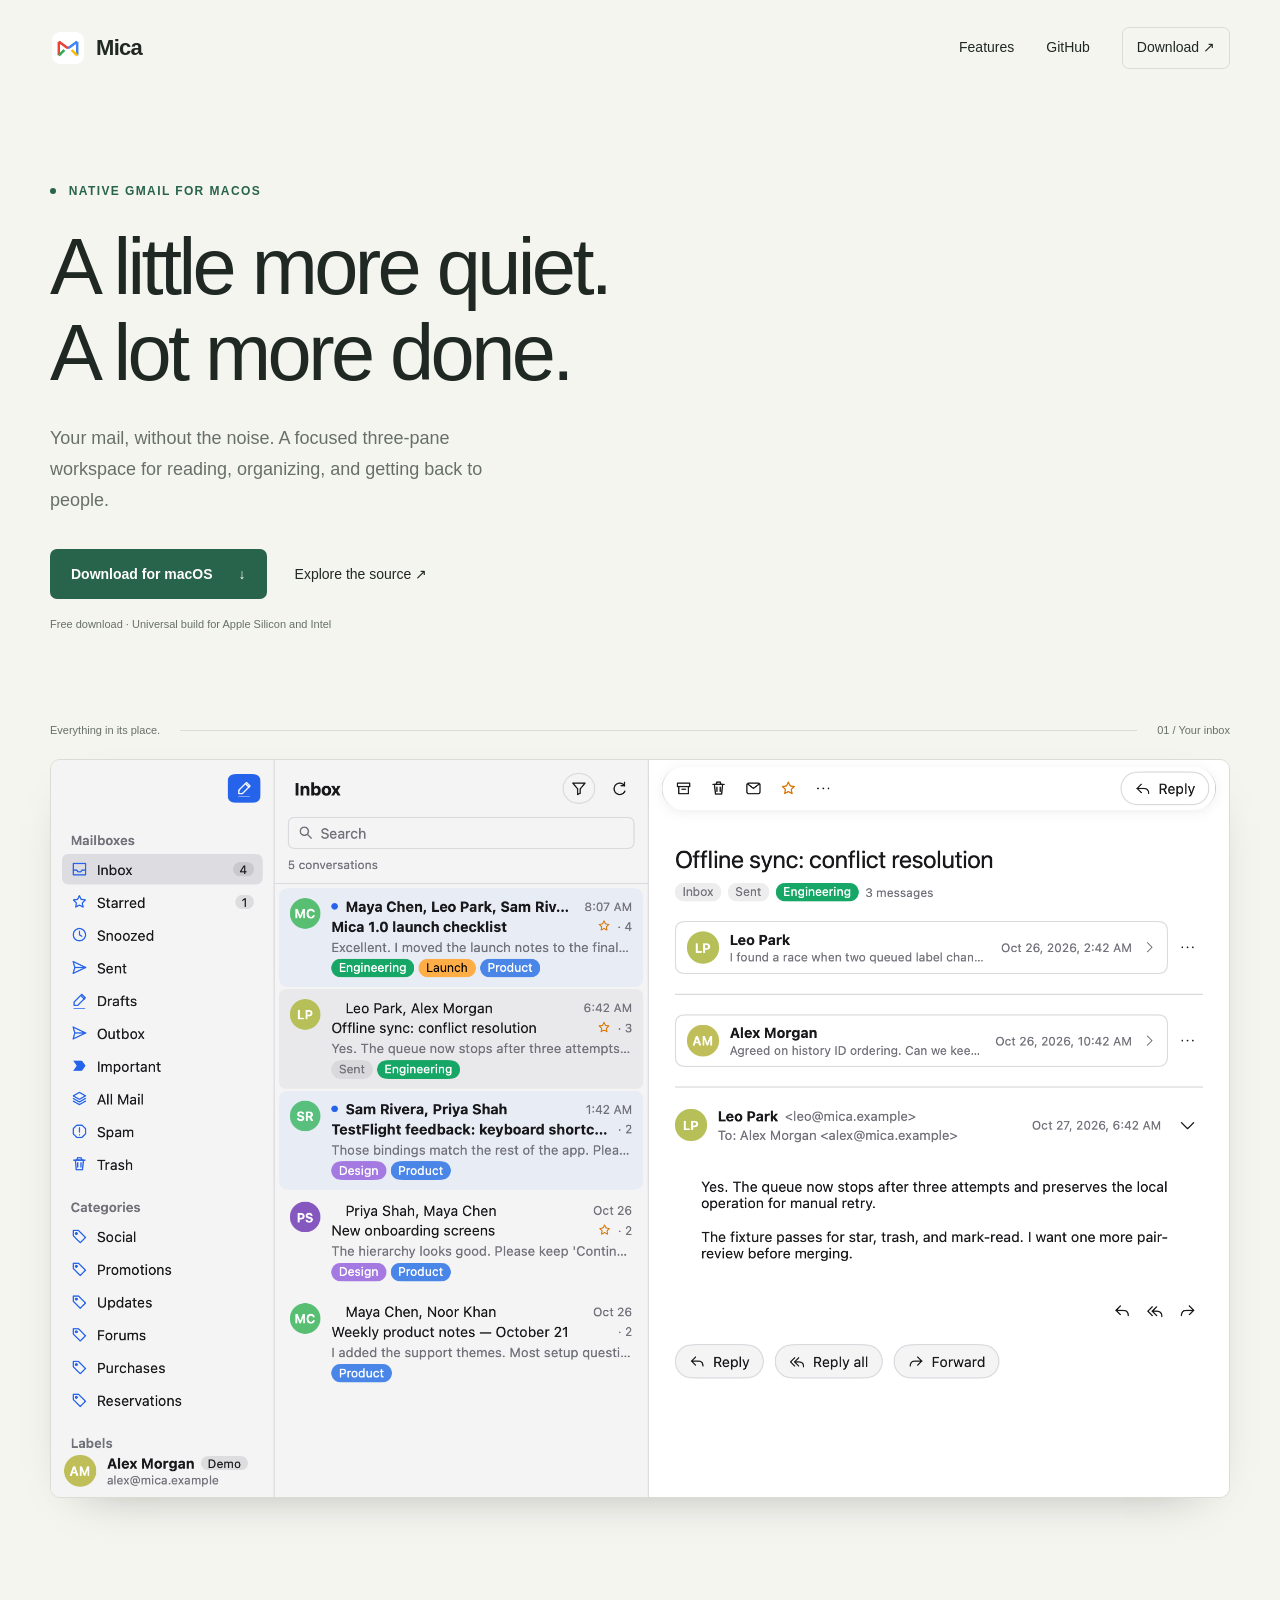
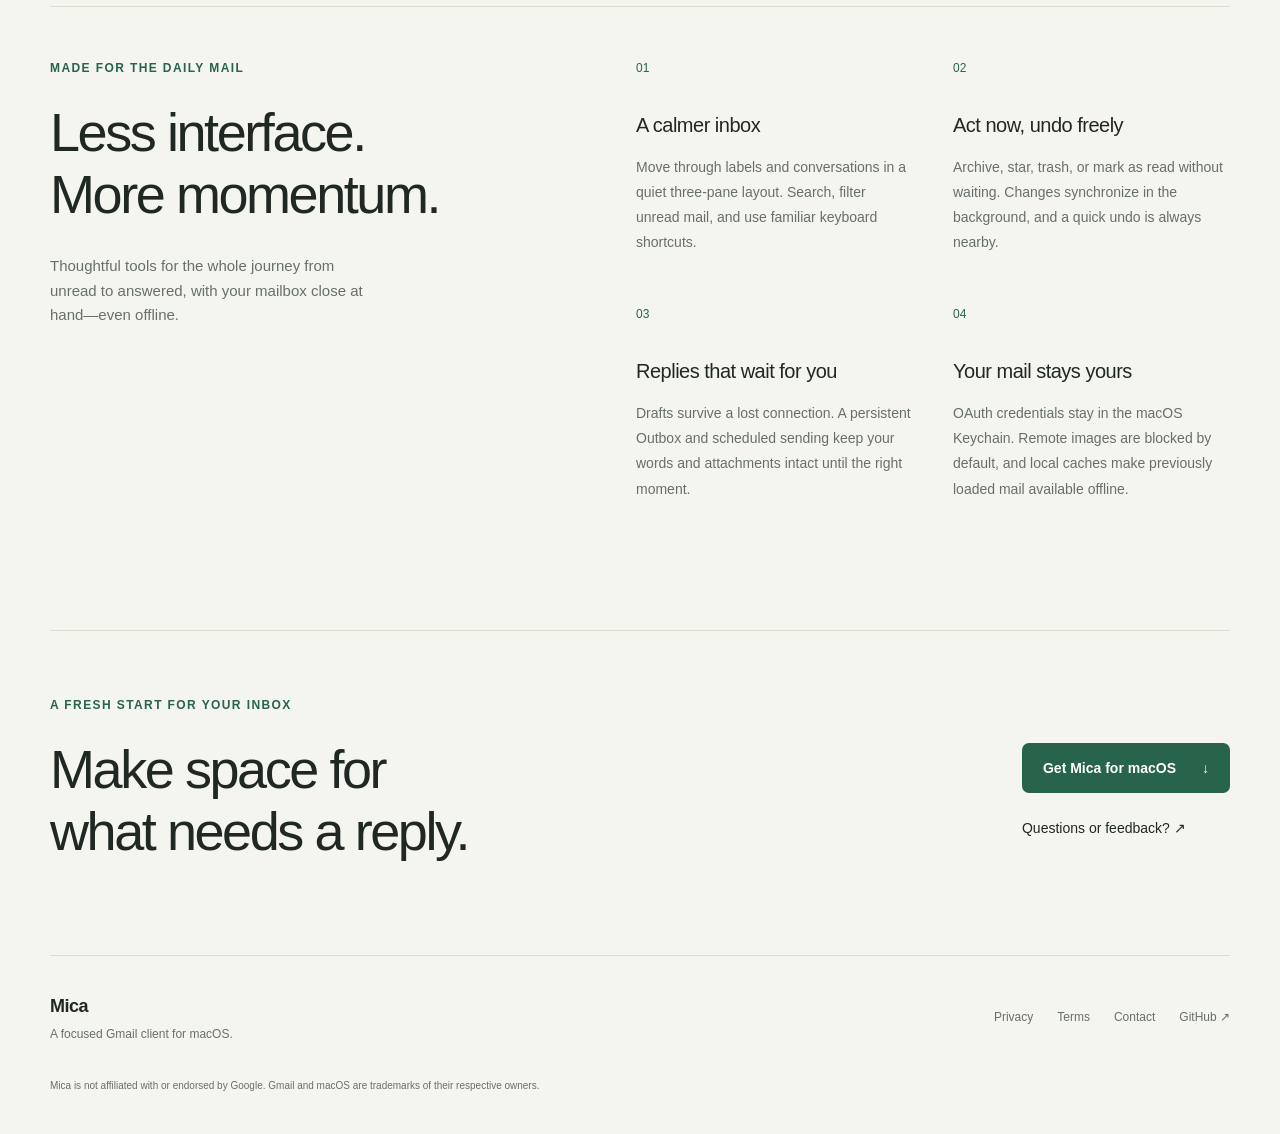
<file: docs/index.html>
<!doctype html>
<html lang="en">
<head>
  <meta charset="utf-8">
  <meta name="viewport" content="width=device-width, initial-scale=1">
  <meta name="description" content="Mica is a focused, native Gmail client for macOS. Read, organize, and reply to mail in a quiet three-pane workspace.">
  <meta name="theme-color" content="#f5f5f0">
  <title>Mica — A little more quiet</title>
  <link rel="icon" href="icon.png">
  <link rel="stylesheet" href="site.css">
</head>
<body>
  <header class="site-header shell">
    <a class="brand" href="./" aria-label="Mica home">
      <img src="icon.png" alt="" width="36" height="36">
      <span>Mica</span>
    </a>
    <nav class="header-links" aria-label="Main navigation">
      <a href="#features">Features</a>
      <a href="https://github.com/everpcpc/mica">GitHub</a>
      <a class="download-small" href="https://github.com/everpcpc/mica/releases/latest">Download <span aria-hidden="true">↗</span></a>
    </nav>
  </header>

  <main>
    <section class="hero shell">
      <div class="eyebrow"><span class="status-dot"></span> Native Gmail for macOS</div>
      <h1>A little more quiet.<br>A lot more done.</h1>
      <p class="hero-copy">Your mail, without the noise. A focused three-pane workspace for reading, organizing, and getting back to people.</p>
      <div class="hero-actions">
        <a class="button button-primary" href="https://github.com/everpcpc/mica/releases/latest">Download for macOS <span aria-hidden="true">↓</span></a>
        <a class="text-link" href="https://github.com/everpcpc/mica">Explore the source <span aria-hidden="true">↗</span></a>
      </div>
      <p class="download-note">Free download · Universal build for Apple Silicon and Intel</p>
    </section>

    <section class="mail-preview shell" aria-label="Mica mailbox preview">
      <div class="preview-caption"><span>Everything in its place.</span><span class="caption-rule"></span><span>01 / Your inbox</span></div>
      <picture>
        <source media="(prefers-color-scheme: dark)" srcset="screenshots/readme-dark.png">
        <img class="mailbox-screenshot" src="screenshots/readme-light.png" alt="Mica's three-pane mailbox with labels, a conversation list, and a readable message" width="1600" height="1000">
      </picture>
    </section>

    <section class="features shell" id="features">
      <div class="section-heading">
        <p class="eyebrow">Made for the daily mail</p>
        <h2>Less interface.<br>More momentum.</h2>
        <p>Thoughtful tools for the whole journey from unread to answered, with your mailbox close at hand—even offline.</p>
      </div>
      <div class="feature-grid">
        <article class="feature">
          <span class="feature-number">01</span>
          <h3>A calmer inbox</h3>
          <p>Move through labels and conversations in a quiet three-pane layout. Search, filter unread mail, and use familiar keyboard shortcuts.</p>
        </article>
        <article class="feature">
          <span class="feature-number">02</span>
          <h3>Act now, undo freely</h3>
          <p>Archive, star, trash, or mark as read without waiting. Changes synchronize in the background, and a quick undo is always nearby.</p>
        </article>
        <article class="feature">
          <span class="feature-number">03</span>
          <h3>Replies that wait for you</h3>
          <p>Drafts survive a lost connection. A persistent Outbox and scheduled sending keep your words and attachments intact until the right moment.</p>
        </article>
        <article class="feature">
          <span class="feature-number">04</span>
          <h3>Your mail stays yours</h3>
          <p>OAuth credentials stay in the macOS Keychain. Remote images are blocked by default, and local caches make previously loaded mail available offline.</p>
        </article>
      </div>
    </section>

    <section class="closing shell">
      <div>
        <p class="eyebrow">A fresh start for your inbox</p>
        <h2>Make space for<br>what needs a reply.</h2>
      </div>
      <div class="closing-action">
        <a class="button button-primary" href="https://github.com/everpcpc/mica/releases/latest">Get Mica for macOS <span aria-hidden="true">↓</span></a>
        <a class="text-link" href="https://github.com/everpcpc/mica/issues">Questions or feedback? <span aria-hidden="true">↗</span></a>
      </div>
    </section>
  </main>

  <footer class="site-footer shell">
    <div class="footer-brand"><span class="brand-name">Mica</span><span>A focused Gmail client for macOS.</span></div>
    <nav class="footer-links" aria-label="Legal and source links">
      <a href="privacy.html">Privacy</a>
      <a href="terms.html">Terms</a>
      <a href="https://github.com/everpcpc/mica/issues">Contact</a>
      <a href="https://github.com/everpcpc/mica">GitHub <span aria-hidden="true">↗</span></a>
    </nav>
    <p class="legal-note">Mica is not affiliated with or endorsed by Google. Gmail and macOS are trademarks of their respective owners.</p>
  </footer>
</body>
</html>
</file>
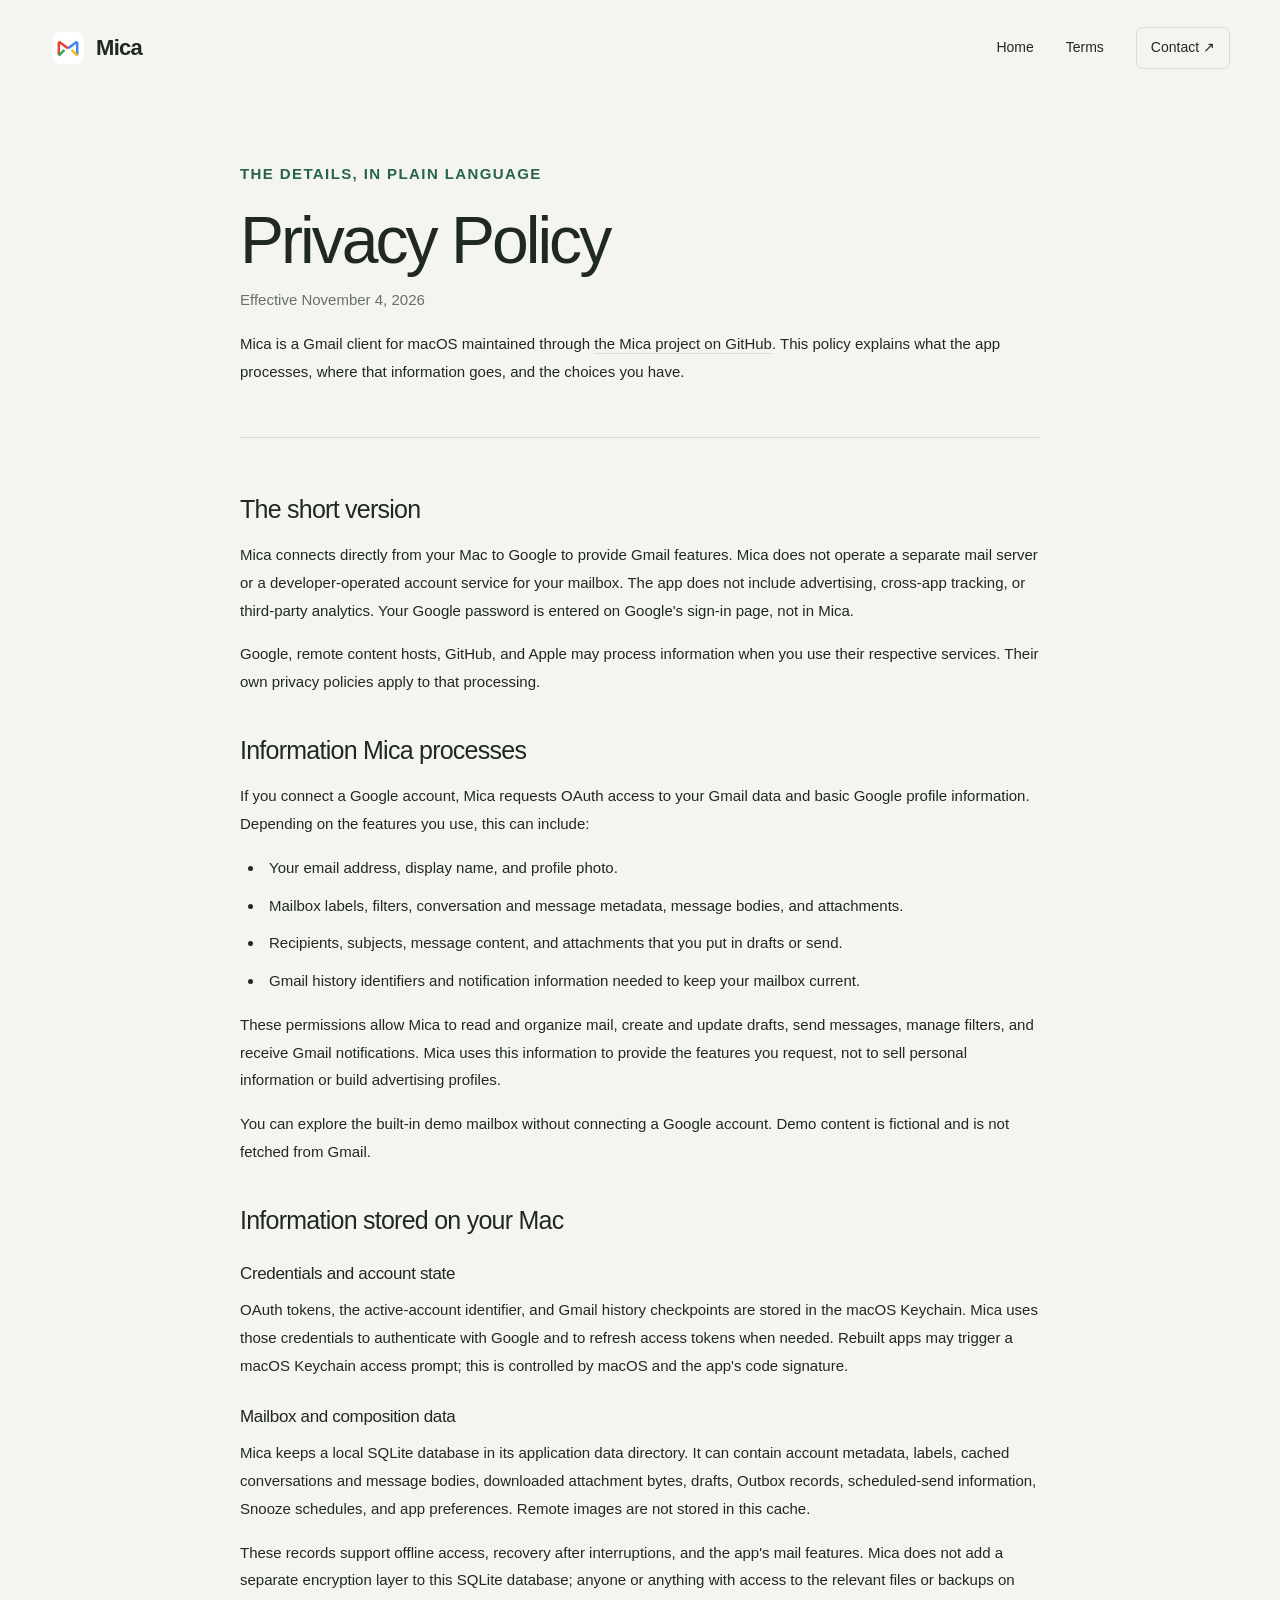
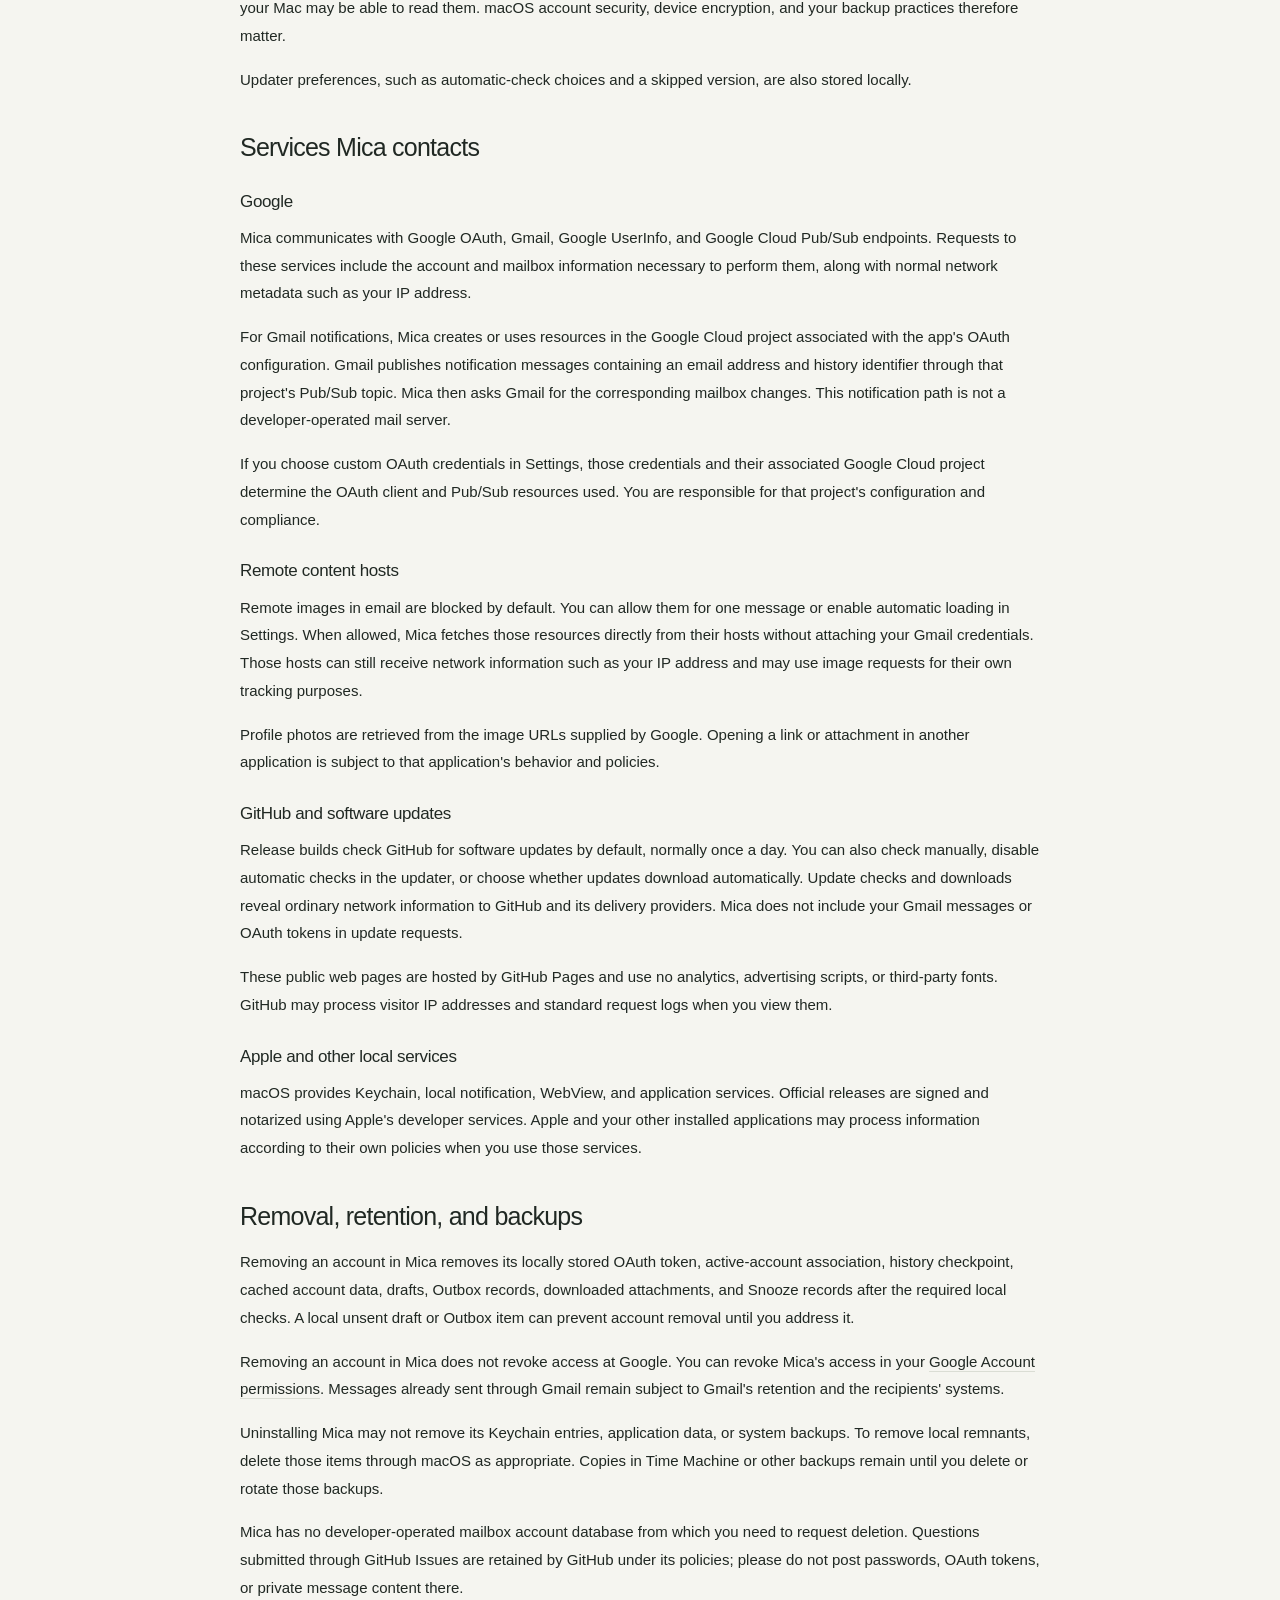
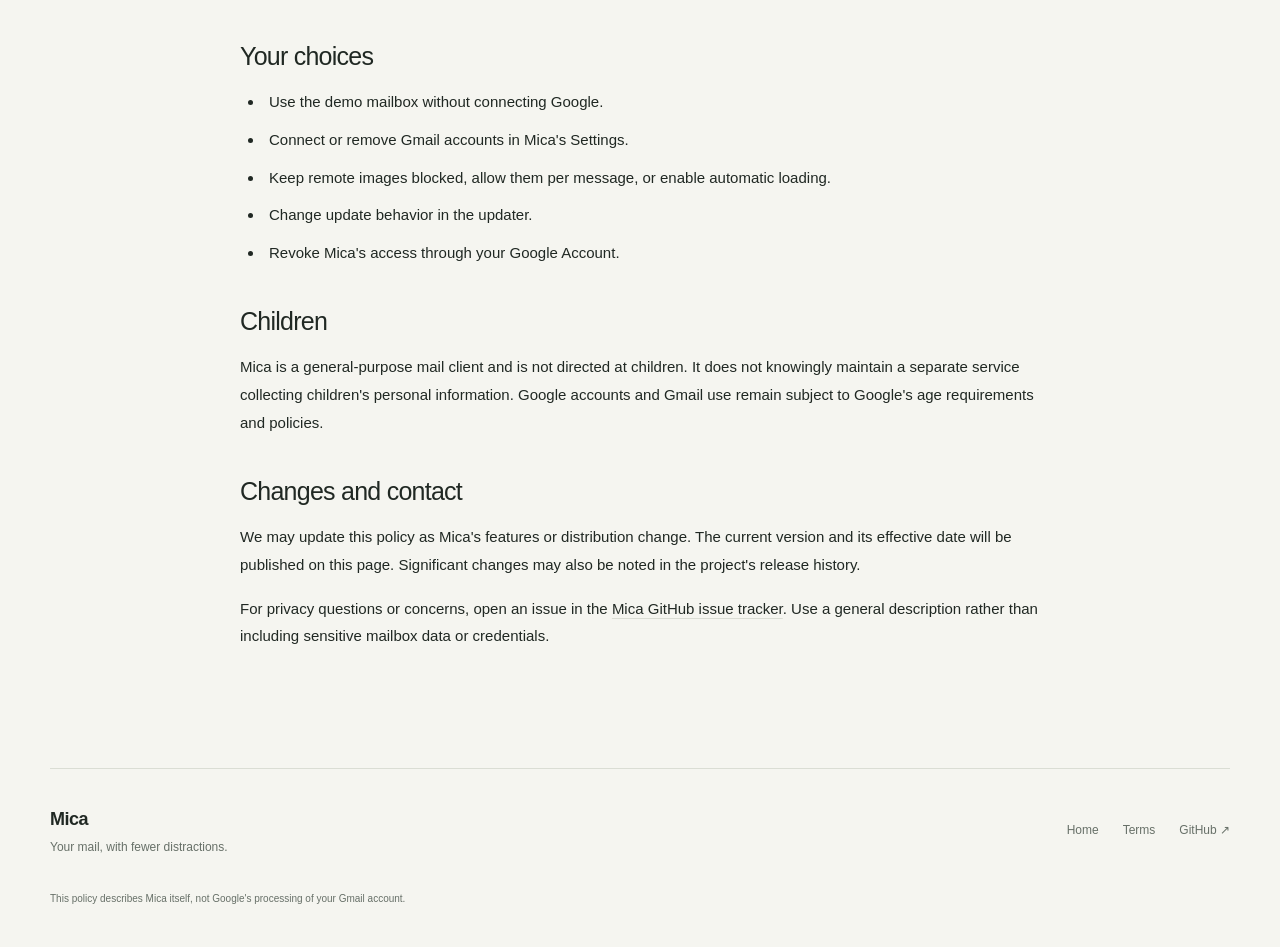
<file: docs/privacy.html>
<!doctype html>
<html lang="en">
<head>
  <meta charset="utf-8">
  <meta name="viewport" content="width=device-width, initial-scale=1">
  <meta name="description" content="How Mica handles Google account information, Gmail content, local storage, remote images, and software updates.">
  <meta name="theme-color" content="#f5f5f0">
  <title>Privacy Policy — Mica</title>
  <link rel="icon" href="icon.png">
  <link rel="stylesheet" href="site.css">
</head>
<body>
  <header class="site-header shell">
    <a class="brand" href="./" aria-label="Mica home"><img src="icon.png" alt="" width="36" height="36"><span>Mica</span></a>
    <nav class="header-links" aria-label="Main navigation"><a href="./">Home</a><a href="terms.html">Terms</a><a class="download-small" href="https://github.com/everpcpc/mica/issues">Contact <span aria-hidden="true">↗</span></a></nav>
  </header>

  <main class="document shell">
    <div class="document-heading">
      <p class="eyebrow">The details, in plain language</p>
      <h1>Privacy Policy</h1>
      <p class="effective-date">Effective November 4, 2026</p>
      <p class="document-intro">Mica is a Gmail client for macOS maintained through <a href="https://github.com/everpcpc/mica">the Mica project on GitHub</a>. This policy explains what the app processes, where that information goes, and the choices you have.</p>
    </div>

    <section>
      <h2>The short version</h2>
      <p>Mica connects directly from your Mac to Google to provide Gmail features. Mica does not operate a separate mail server or a developer-operated account service for your mailbox. The app does not include advertising, cross-app tracking, or third-party analytics. Your Google password is entered on Google's sign-in page, not in Mica.</p>
      <p>Google, remote content hosts, GitHub, and Apple may process information when you use their respective services. Their own privacy policies apply to that processing.</p>
    </section>

    <section>
      <h2>Information Mica processes</h2>
      <p>If you connect a Google account, Mica requests OAuth access to your Gmail data and basic Google profile information. Depending on the features you use, this can include:</p>
      <ul>
        <li>Your email address, display name, and profile photo.</li>
        <li>Mailbox labels, filters, conversation and message metadata, message bodies, and attachments.</li>
        <li>Recipients, subjects, message content, and attachments that you put in drafts or send.</li>
        <li>Gmail history identifiers and notification information needed to keep your mailbox current.</li>
      </ul>
      <p>These permissions allow Mica to read and organize mail, create and update drafts, send messages, manage filters, and receive Gmail notifications. Mica uses this information to provide the features you request, not to sell personal information or build advertising profiles.</p>
      <p>You can explore the built-in demo mailbox without connecting a Google account. Demo content is fictional and is not fetched from Gmail.</p>
    </section>

    <section>
      <h2>Information stored on your Mac</h2>
      <h3>Credentials and account state</h3>
      <p>OAuth tokens, the active-account identifier, and Gmail history checkpoints are stored in the macOS Keychain. Mica uses those credentials to authenticate with Google and to refresh access tokens when needed. Rebuilt apps may trigger a macOS Keychain access prompt; this is controlled by macOS and the app's code signature.</p>
      <h3>Mailbox and composition data</h3>
      <p>Mica keeps a local SQLite database in its application data directory. It can contain account metadata, labels, cached conversations and message bodies, downloaded attachment bytes, drafts, Outbox records, scheduled-send information, Snooze schedules, and app preferences. Remote images are not stored in this cache.</p>
      <p>These records support offline access, recovery after interruptions, and the app's mail features. Mica does not add a separate encryption layer to this SQLite database; anyone or anything with access to the relevant files or backups on your Mac may be able to read them. macOS account security, device encryption, and your backup practices therefore matter.</p>
      <p>Updater preferences, such as automatic-check choices and a skipped version, are also stored locally.</p>
    </section>

    <section>
      <h2>Services Mica contacts</h2>
      <h3>Google</h3>
      <p>Mica communicates with Google OAuth, Gmail, Google UserInfo, and Google Cloud Pub/Sub endpoints. Requests to these services include the account and mailbox information necessary to perform them, along with normal network metadata such as your IP address.</p>
      <p>For Gmail notifications, Mica creates or uses resources in the Google Cloud project associated with the app's OAuth configuration. Gmail publishes notification messages containing an email address and history identifier through that project's Pub/Sub topic. Mica then asks Gmail for the corresponding mailbox changes. This notification path is not a developer-operated mail server.</p>
      <p>If you choose custom OAuth credentials in Settings, those credentials and their associated Google Cloud project determine the OAuth client and Pub/Sub resources used. You are responsible for that project's configuration and compliance.</p>
      <h3>Remote content hosts</h3>
      <p>Remote images in email are blocked by default. You can allow them for one message or enable automatic loading in Settings. When allowed, Mica fetches those resources directly from their hosts without attaching your Gmail credentials. Those hosts can still receive network information such as your IP address and may use image requests for their own tracking purposes.</p>
      <p>Profile photos are retrieved from the image URLs supplied by Google. Opening a link or attachment in another application is subject to that application's behavior and policies.</p>
      <h3>GitHub and software updates</h3>
      <p>Release builds check GitHub for software updates by default, normally once a day. You can also check manually, disable automatic checks in the updater, or choose whether updates download automatically. Update checks and downloads reveal ordinary network information to GitHub and its delivery providers. Mica does not include your Gmail messages or OAuth tokens in update requests.</p>
      <p>These public web pages are hosted by GitHub Pages and use no analytics, advertising scripts, or third-party fonts. GitHub may process visitor IP addresses and standard request logs when you view them.</p>
      <h3>Apple and other local services</h3>
      <p>macOS provides Keychain, local notification, WebView, and application services. Official releases are signed and notarized using Apple's developer services. Apple and your other installed applications may process information according to their own policies when you use those services.</p>
    </section>

    <section>
      <h2>Removal, retention, and backups</h2>
      <p>Removing an account in Mica removes its locally stored OAuth token, active-account association, history checkpoint, cached account data, drafts, Outbox records, downloaded attachments, and Snooze records after the required local checks. A local unsent draft or Outbox item can prevent account removal until you address it.</p>
      <p>Removing an account in Mica does not revoke access at Google. You can revoke Mica's access in your <a href="https://myaccount.google.com/permissions">Google Account permissions</a>. Messages already sent through Gmail remain subject to Gmail's retention and the recipients' systems.</p>
      <p>Uninstalling Mica may not remove its Keychain entries, application data, or system backups. To remove local remnants, delete those items through macOS as appropriate. Copies in Time Machine or other backups remain until you delete or rotate those backups.</p>
      <p>Mica has no developer-operated mailbox account database from which you need to request deletion. Questions submitted through GitHub Issues are retained by GitHub under its policies; please do not post passwords, OAuth tokens, or private message content there.</p>
    </section>

    <section>
      <h2>Your choices</h2>
      <ul>
        <li>Use the demo mailbox without connecting Google.</li>
        <li>Connect or remove Gmail accounts in Mica's Settings.</li>
        <li>Keep remote images blocked, allow them per message, or enable automatic loading.</li>
        <li>Change update behavior in the updater.</li>
        <li>Revoke Mica's access through your Google Account.</li>
      </ul>
    </section>

    <section>
      <h2>Children</h2>
      <p>Mica is a general-purpose mail client and is not directed at children. It does not knowingly maintain a separate service collecting children's personal information. Google accounts and Gmail use remain subject to Google's age requirements and policies.</p>
    </section>

    <section>
      <h2>Changes and contact</h2>
      <p>We may update this policy as Mica's features or distribution change. The current version and its effective date will be published on this page. Significant changes may also be noted in the project's release history.</p>
      <p>For privacy questions or concerns, open an issue in the <a href="https://github.com/everpcpc/mica/issues">Mica GitHub issue tracker</a>. Use a general description rather than including sensitive mailbox data or credentials.</p>
    </section>
  </main>

  <footer class="site-footer shell">
    <div class="footer-brand"><span class="brand-name">Mica</span><span>Your mail, with fewer distractions.</span></div>
    <nav class="footer-links" aria-label="Legal and source links"><a href="./">Home</a><a href="terms.html">Terms</a><a href="https://github.com/everpcpc/mica">GitHub <span aria-hidden="true">↗</span></a></nav>
    <p class="legal-note">This policy describes Mica itself, not Google's processing of your Gmail account.</p>
  </footer>
</body>
</html>
</file>
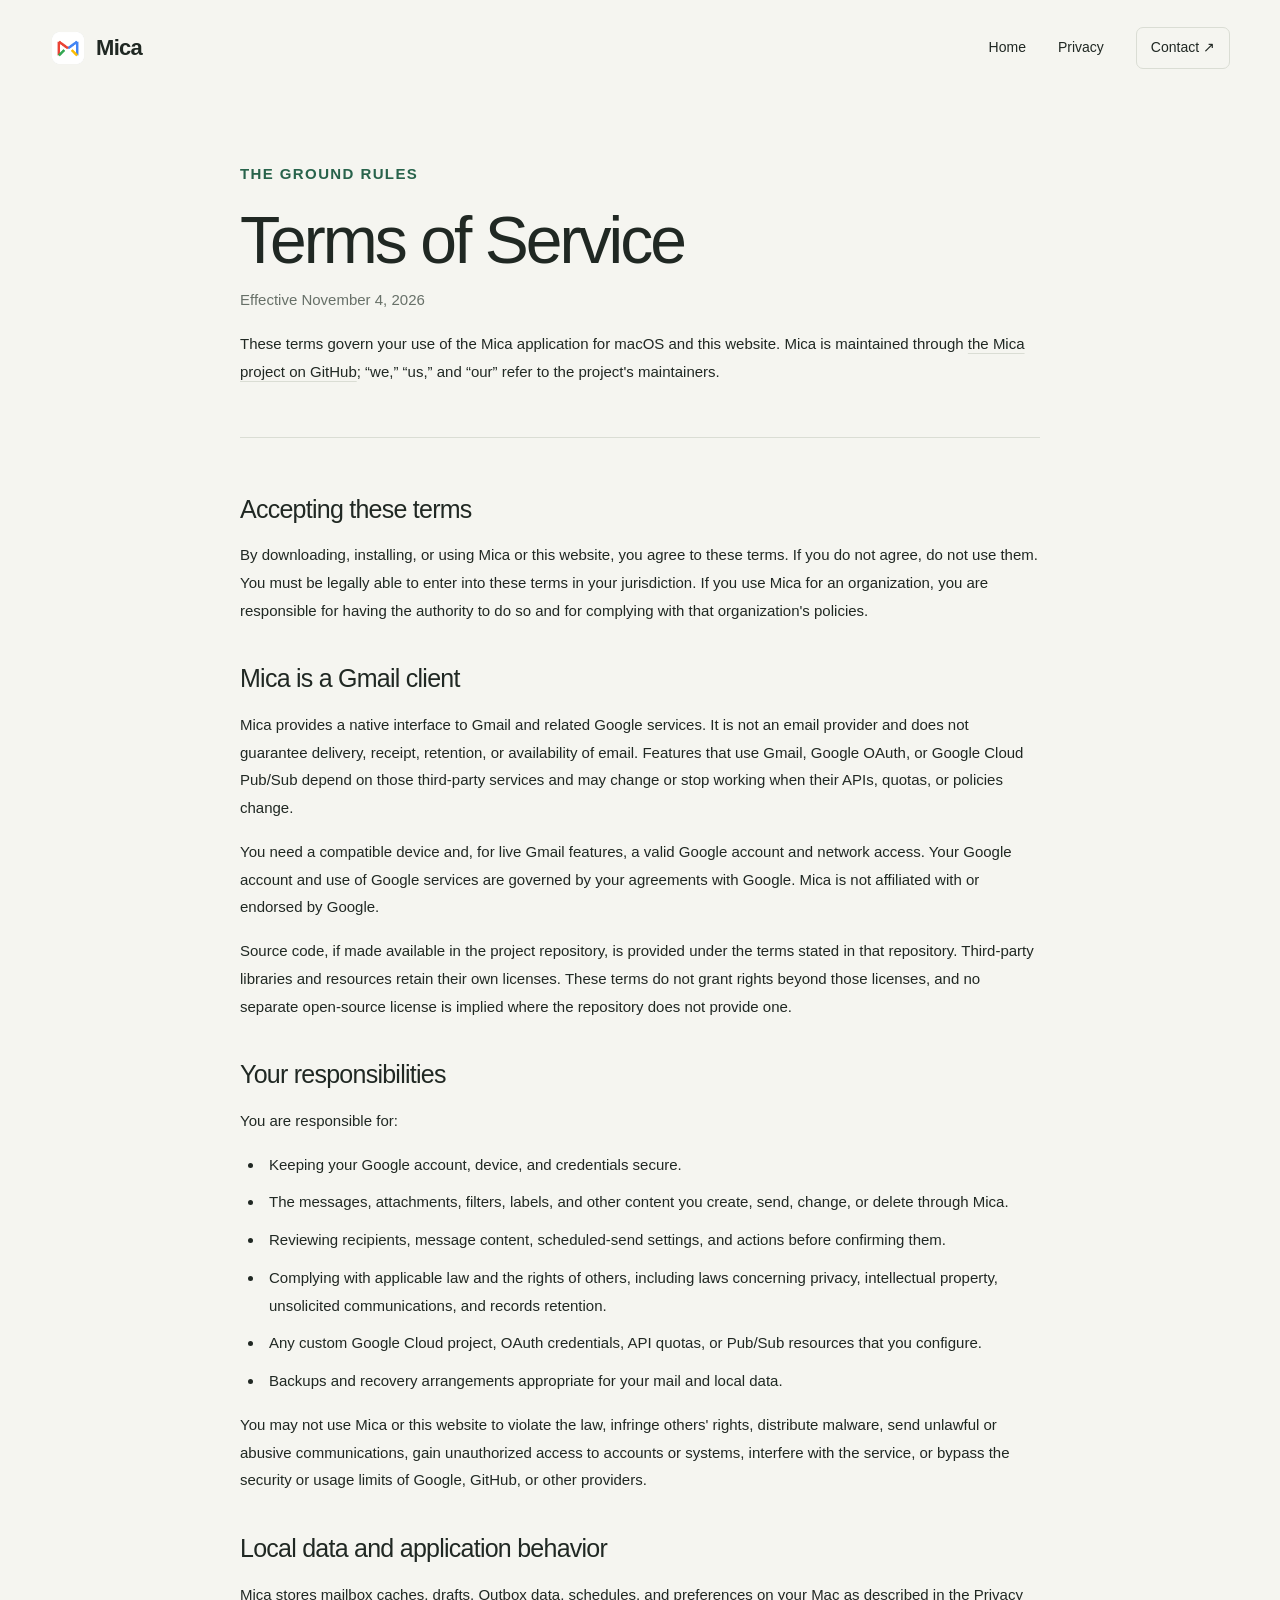
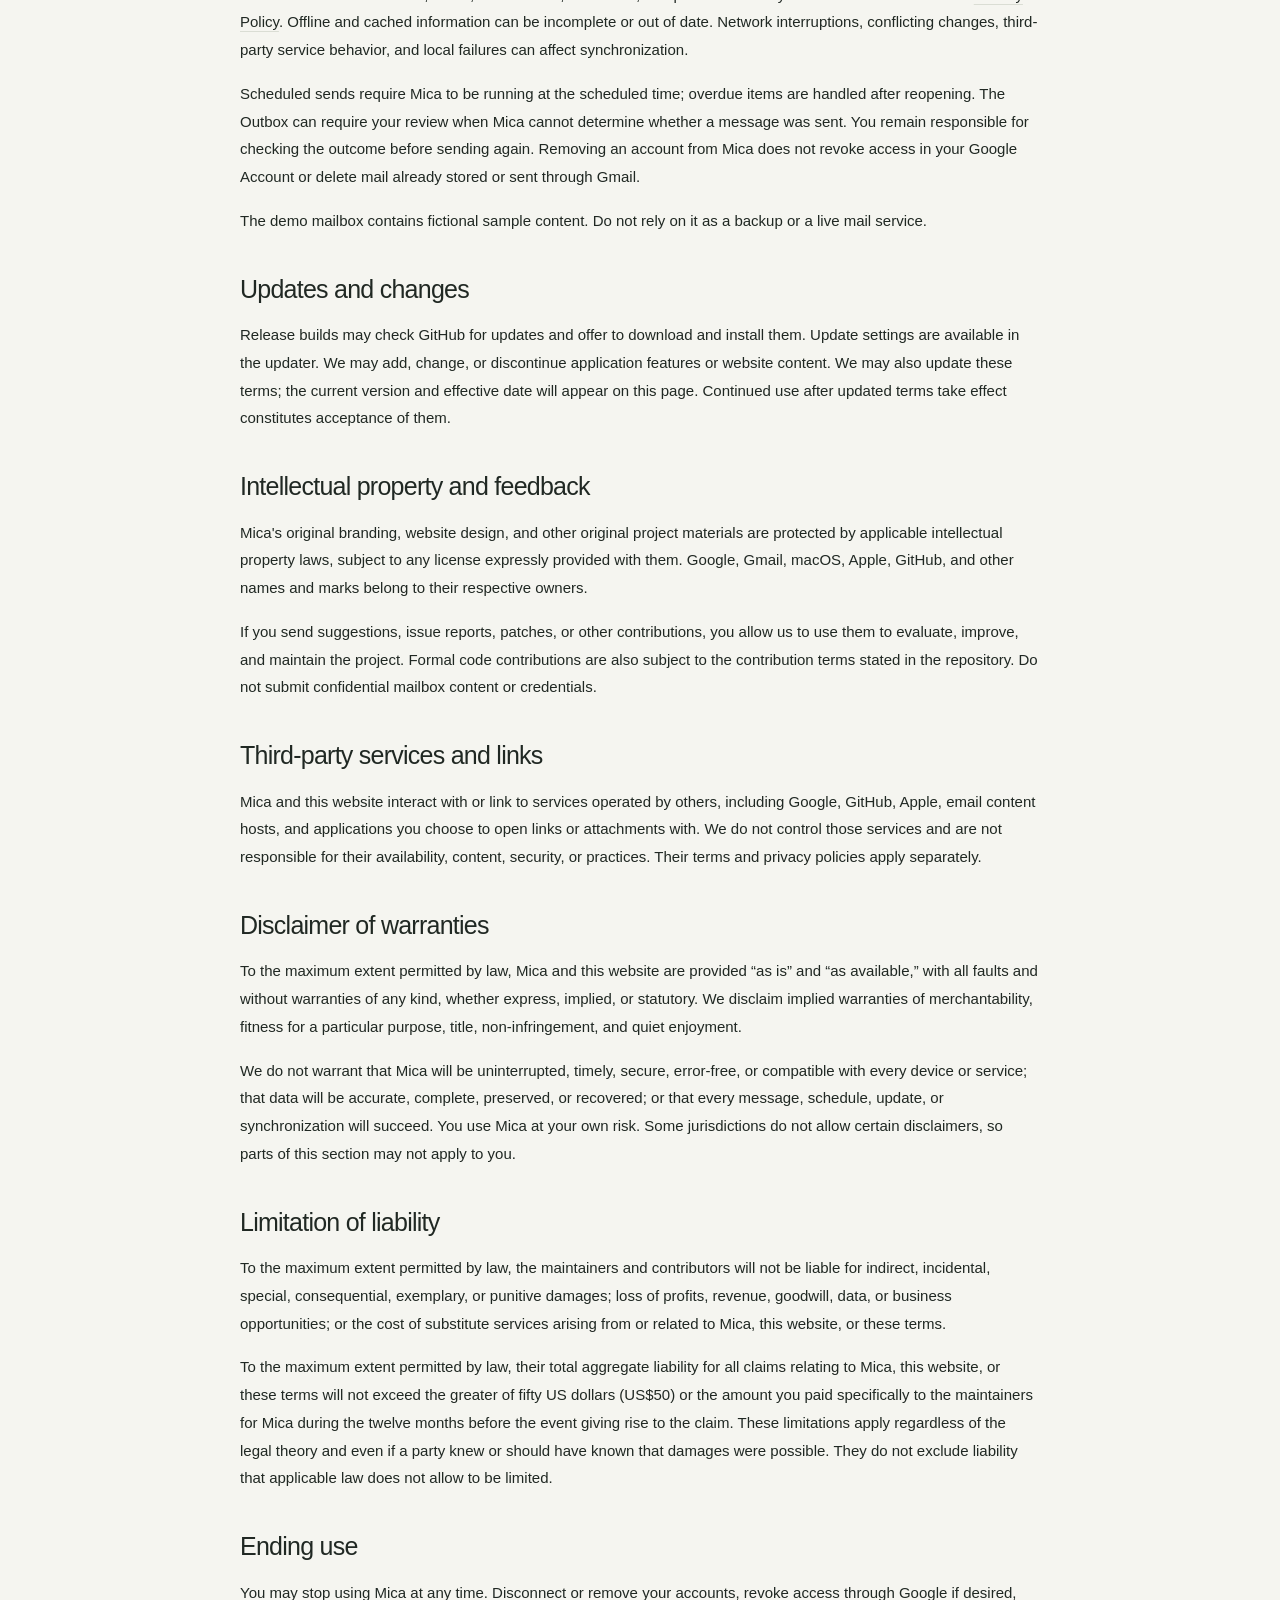
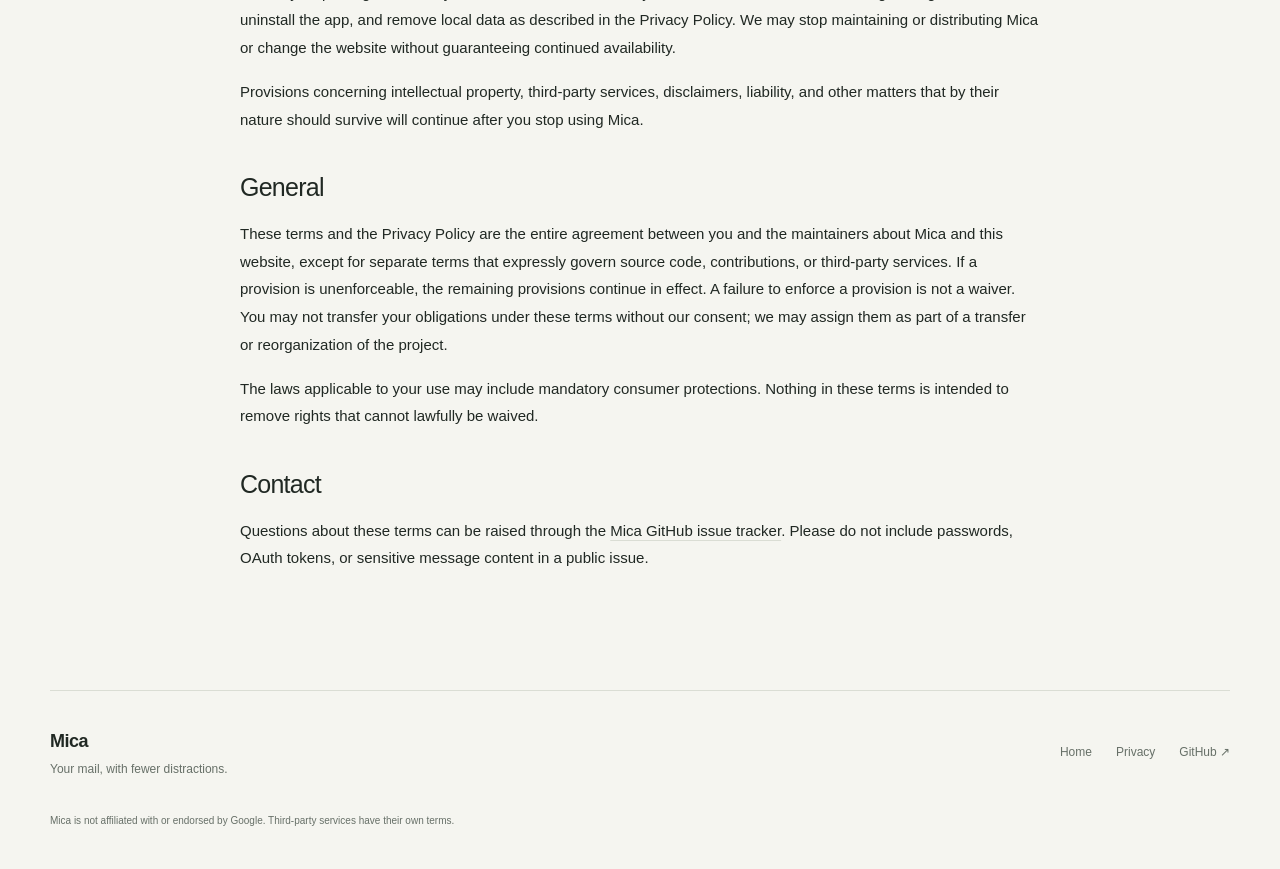
<file: docs/terms.html>
<!doctype html>
<html lang="en">
<head>
  <meta charset="utf-8">
  <meta name="viewport" content="width=device-width, initial-scale=1">
  <meta name="description" content="Terms for using Mica, the Gmail client for macOS, and its public website.">
  <meta name="theme-color" content="#f5f5f0">
  <title>Terms of Service — Mica</title>
  <link rel="icon" href="icon.png">
  <link rel="stylesheet" href="site.css">
</head>
<body>
  <header class="site-header shell">
    <a class="brand" href="./" aria-label="Mica home"><img src="icon.png" alt="" width="36" height="36"><span>Mica</span></a>
    <nav class="header-links" aria-label="Main navigation"><a href="./">Home</a><a href="privacy.html">Privacy</a><a class="download-small" href="https://github.com/everpcpc/mica/issues">Contact <span aria-hidden="true">↗</span></a></nav>
  </header>

  <main class="document shell">
    <div class="document-heading">
      <p class="eyebrow">The ground rules</p>
      <h1>Terms of Service</h1>
      <p class="effective-date">Effective November 4, 2026</p>
      <p class="document-intro">These terms govern your use of the Mica application for macOS and this website. Mica is maintained through <a href="https://github.com/everpcpc/mica">the Mica project on GitHub</a>; “we,” “us,” and “our” refer to the project's maintainers.</p>
    </div>

    <section>
      <h2>Accepting these terms</h2>
      <p>By downloading, installing, or using Mica or this website, you agree to these terms. If you do not agree, do not use them. You must be legally able to enter into these terms in your jurisdiction. If you use Mica for an organization, you are responsible for having the authority to do so and for complying with that organization's policies.</p>
    </section>

    <section>
      <h2>Mica is a Gmail client</h2>
      <p>Mica provides a native interface to Gmail and related Google services. It is not an email provider and does not guarantee delivery, receipt, retention, or availability of email. Features that use Gmail, Google OAuth, or Google Cloud Pub/Sub depend on those third-party services and may change or stop working when their APIs, quotas, or policies change.</p>
      <p>You need a compatible device and, for live Gmail features, a valid Google account and network access. Your Google account and use of Google services are governed by your agreements with Google. Mica is not affiliated with or endorsed by Google.</p>
      <p>Source code, if made available in the project repository, is provided under the terms stated in that repository. Third-party libraries and resources retain their own licenses. These terms do not grant rights beyond those licenses, and no separate open-source license is implied where the repository does not provide one.</p>
    </section>

    <section>
      <h2>Your responsibilities</h2>
      <p>You are responsible for:</p>
      <ul>
        <li>Keeping your Google account, device, and credentials secure.</li>
        <li>The messages, attachments, filters, labels, and other content you create, send, change, or delete through Mica.</li>
        <li>Reviewing recipients, message content, scheduled-send settings, and actions before confirming them.</li>
        <li>Complying with applicable law and the rights of others, including laws concerning privacy, intellectual property, unsolicited communications, and records retention.</li>
        <li>Any custom Google Cloud project, OAuth credentials, API quotas, or Pub/Sub resources that you configure.</li>
        <li>Backups and recovery arrangements appropriate for your mail and local data.</li>
      </ul>
      <p>You may not use Mica or this website to violate the law, infringe others' rights, distribute malware, send unlawful or abusive communications, gain unauthorized access to accounts or systems, interfere with the service, or bypass the security or usage limits of Google, GitHub, or other providers.</p>
    </section>

    <section>
      <h2>Local data and application behavior</h2>
      <p>Mica stores mailbox caches, drafts, Outbox data, schedules, and preferences on your Mac as described in the <a href="privacy.html">Privacy Policy</a>. Offline and cached information can be incomplete or out of date. Network interruptions, conflicting changes, third-party service behavior, and local failures can affect synchronization.</p>
      <p>Scheduled sends require Mica to be running at the scheduled time; overdue items are handled after reopening. The Outbox can require your review when Mica cannot determine whether a message was sent. You remain responsible for checking the outcome before sending again. Removing an account from Mica does not revoke access in your Google Account or delete mail already stored or sent through Gmail.</p>
      <p>The demo mailbox contains fictional sample content. Do not rely on it as a backup or a live mail service.</p>
    </section>

    <section>
      <h2>Updates and changes</h2>
      <p>Release builds may check GitHub for updates and offer to download and install them. Update settings are available in the updater. We may add, change, or discontinue application features or website content. We may also update these terms; the current version and effective date will appear on this page. Continued use after updated terms take effect constitutes acceptance of them.</p>
    </section>

    <section>
      <h2>Intellectual property and feedback</h2>
      <p>Mica's original branding, website design, and other original project materials are protected by applicable intellectual property laws, subject to any license expressly provided with them. Google, Gmail, macOS, Apple, GitHub, and other names and marks belong to their respective owners.</p>
      <p>If you send suggestions, issue reports, patches, or other contributions, you allow us to use them to evaluate, improve, and maintain the project. Formal code contributions are also subject to the contribution terms stated in the repository. Do not submit confidential mailbox content or credentials.</p>
    </section>

    <section>
      <h2>Third-party services and links</h2>
      <p>Mica and this website interact with or link to services operated by others, including Google, GitHub, Apple, email content hosts, and applications you choose to open links or attachments with. We do not control those services and are not responsible for their availability, content, security, or practices. Their terms and privacy policies apply separately.</p>
    </section>

    <section>
      <h2>Disclaimer of warranties</h2>
      <p>To the maximum extent permitted by law, Mica and this website are provided “as is” and “as available,” with all faults and without warranties of any kind, whether express, implied, or statutory. We disclaim implied warranties of merchantability, fitness for a particular purpose, title, non-infringement, and quiet enjoyment.</p>
      <p>We do not warrant that Mica will be uninterrupted, timely, secure, error-free, or compatible with every device or service; that data will be accurate, complete, preserved, or recovered; or that every message, schedule, update, or synchronization will succeed. You use Mica at your own risk. Some jurisdictions do not allow certain disclaimers, so parts of this section may not apply to you.</p>
    </section>

    <section>
      <h2>Limitation of liability</h2>
      <p>To the maximum extent permitted by law, the maintainers and contributors will not be liable for indirect, incidental, special, consequential, exemplary, or punitive damages; loss of profits, revenue, goodwill, data, or business opportunities; or the cost of substitute services arising from or related to Mica, this website, or these terms.</p>
      <p>To the maximum extent permitted by law, their total aggregate liability for all claims relating to Mica, this website, or these terms will not exceed the greater of fifty US dollars (US$50) or the amount you paid specifically to the maintainers for Mica during the twelve months before the event giving rise to the claim. These limitations apply regardless of the legal theory and even if a party knew or should have known that damages were possible. They do not exclude liability that applicable law does not allow to be limited.</p>
    </section>

    <section>
      <h2>Ending use</h2>
      <p>You may stop using Mica at any time. Disconnect or remove your accounts, revoke access through Google if desired, uninstall the app, and remove local data as described in the Privacy Policy. We may stop maintaining or distributing Mica or change the website without guaranteeing continued availability.</p>
      <p>Provisions concerning intellectual property, third-party services, disclaimers, liability, and other matters that by their nature should survive will continue after you stop using Mica.</p>
    </section>

    <section>
      <h2>General</h2>
      <p>These terms and the Privacy Policy are the entire agreement between you and the maintainers about Mica and this website, except for separate terms that expressly govern source code, contributions, or third-party services. If a provision is unenforceable, the remaining provisions continue in effect. A failure to enforce a provision is not a waiver. You may not transfer your obligations under these terms without our consent; we may assign them as part of a transfer or reorganization of the project.</p>
      <p>The laws applicable to your use may include mandatory consumer protections. Nothing in these terms is intended to remove rights that cannot lawfully be waived.</p>
    </section>

    <section>
      <h2>Contact</h2>
      <p>Questions about these terms can be raised through the <a href="https://github.com/everpcpc/mica/issues">Mica GitHub issue tracker</a>. Please do not include passwords, OAuth tokens, or sensitive message content in a public issue.</p>
    </section>
  </main>

  <footer class="site-footer shell">
    <div class="footer-brand"><span class="brand-name">Mica</span><span>Your mail, with fewer distractions.</span></div>
    <nav class="footer-links" aria-label="Legal and source links"><a href="./">Home</a><a href="privacy.html">Privacy</a><a href="https://github.com/everpcpc/mica">GitHub <span aria-hidden="true">↗</span></a></nav>
    <p class="legal-note">Mica is not affiliated with or endorsed by Google. Third-party services have their own terms.</p>
  </footer>
</body>
</html>
</file>
<file: docs/site.css>
:root {
  color-scheme: light dark;
  --page: #f5f5f0;
  --surface: #ffffff;
  --ink: #202823;
  --muted: #677068;
  --line: #daddd4;
  --accent: #28634b;
  --accent-hover: #194b36;
  --on-accent: #ffffff;
  --soft: #e7ece3;
  --max-width: 1180px;
  font-family: -apple-system, BlinkMacSystemFont, "Segoe UI", sans-serif;
  font-synthesis: none;
}

@media (prefers-color-scheme: dark) {
  :root {
    --page: #181e1a;
    --surface: #242d27;
    --ink: #edf0e9;
    --muted: #abb5aa;
    --line: #3c473f;
    --accent: #aed3b5;
    --accent-hover: #c8e3cc;
    --on-accent: #183925;
    --soft: #28392d;
  }
}

* { box-sizing: border-box; }
html { scroll-behavior: smooth; }
body { margin: 0; background: var(--page); color: var(--ink); line-height: 1.65; -webkit-font-smoothing: antialiased; }
a { color: inherit; text-underline-offset: 4px; }
a:hover { color: var(--accent); }
a:focus-visible { outline: 3px solid var(--accent); outline-offset: 5px; border-radius: 3px; }
img { display: block; max-width: 100%; }
.shell { width: min(var(--max-width), calc(100% - 96px)); margin-inline: auto; }
.site-header { min-height: 96px; display: flex; align-items: center; justify-content: space-between; gap: 32px; }
.brand { display: inline-flex; align-items: center; gap: 10px; text-decoration: none; font-size: 22px; font-weight: 650; letter-spacing: -.7px; }
.brand img { border-radius: 9px; }
.header-links, .footer-links { display: flex; align-items: center; gap: 32px; font-size: 14px; }
.header-links a, .footer-links a { text-decoration: none; }
.header-links .download-small { border: 1px solid var(--line); border-radius: 7px; padding: 8px 14px; }
.header-links .download-small:hover { border-color: var(--accent); }
.hero { padding: 86px 0 62px; }
.eyebrow { margin: 0 0 24px; color: var(--accent); font-size: 12px; font-weight: 650; letter-spacing: 1.4px; line-height: 1.5; text-transform: uppercase; }
.status-dot { display: inline-block; width: 6px; height: 6px; margin: 0 8px 1px 0; border-radius: 50%; background: var(--accent); }
h1, h2, h3, p { margin-top: 0; }
h1, h2, h3 { font-weight: 500; letter-spacing: -.045em; }
.hero h1 { max-width: 800px; margin-bottom: 28px; font-size: clamp(48px, 6.2vw, 82px); line-height: 1.08; }
.hero-copy { max-width: 470px; margin-bottom: 34px; color: var(--muted); font-size: 18px; line-height: 1.7; }
.hero-actions { display: flex; align-items: center; flex-wrap: wrap; gap: 28px; }
.button { display: inline-flex; align-items: center; justify-content: center; gap: 26px; min-height: 50px; padding: 12px 21px; border-radius: 7px; text-decoration: none; font-size: 14px; font-weight: 550; }
.button-primary { background: var(--accent); color: var(--on-accent); }
.button-primary:hover { background: var(--accent-hover); color: var(--on-accent); }
.text-link { font-size: 14px; text-decoration: none; }
.download-note { margin: 16px 0 0; color: var(--muted); font-size: 11px; }
.mail-preview { padding: 26px 0 108px; }
.preview-caption { display: flex; align-items: center; gap: 20px; margin-bottom: 20px; color: var(--muted); font-size: 11px; }
.preview-caption > :last-child { white-space: nowrap; }
.caption-rule { flex: 1; height: 1px; background: var(--line); }
.mailbox-screenshot { width: 100%; height: auto; border: 1px solid var(--line); border-radius: 10px; box-shadow: 0 18px 50px -32px #0006; }
.features { display: grid; grid-template-columns: .9fr 1.1fr; gap: 100px; padding: 52px 0 128px; border-top: 1px solid var(--line); }
.features h2, .closing h2 { margin-bottom: 28px; font-size: clamp(36px, 4.3vw, 54px); line-height: 1.16; }
.section-heading > p:last-child { max-width: 330px; color: var(--muted); font-size: 15px; }
.feature-grid { display: grid; grid-template-columns: 1fr 1fr; gap: 50px 40px; }
.feature-number { display: block; margin-bottom: 30px; color: var(--accent); font-size: 12px; font-variant-numeric: tabular-nums; }
.feature h3 { margin-bottom: 13px; font-size: 20px; letter-spacing: -.025em; }
.feature p { margin-bottom: 0; color: var(--muted); font-size: 14px; line-height: 1.8; }
.closing { display: flex; align-items: center; justify-content: space-between; gap: 60px; padding: 65px 0 92px; border-top: 1px solid var(--line); }
.closing h2 { margin-bottom: 0; }
.closing-action { display: flex; flex-direction: column; align-items: flex-start; gap: 24px; padding-top: 25px; }
.site-footer { display: grid; grid-template-columns: 1fr auto; align-items: center; gap: 24px; padding: 36px 0 40px; border-top: 1px solid var(--line); color: var(--muted); font-size: 12px; }
.footer-brand { display: flex; flex-direction: column; gap: 3px; }
.footer-brand .brand-name { color: var(--ink); font-size: 18px; font-weight: 600; letter-spacing: -.03em; }
.footer-links { gap: 24px; font-size: 12px; }
.legal-note { grid-column: 1 / -1; max-width: 720px; margin: 8px 0 0; font-size: 10px; line-height: 1.7; }
.document { max-width: 800px; padding: 64px 0 80px; }
.document-heading { margin-bottom: 55px; padding-bottom: 35px; border-bottom: 1px solid var(--line); }
.document h1 { margin-bottom: 10px; font-size: clamp(42px, 7vw, 66px); line-height: 1.1; }
.effective-date { margin-bottom: 30px; color: var(--muted); font-size: 13px; }
.document-intro { margin-bottom: 0; font-size: 18px; line-height: 1.8; }
.document section { margin-bottom: 38px; }
.document h2 { margin-bottom: 16px; font-size: 25px; line-height: 1.3; letter-spacing: -.03em; }
.document h3 { margin: 24px 0 8px; font-size: 17px; letter-spacing: -.02em; }
.document p, .document li { font-size: 15px; line-height: 1.85; }
.document p { margin-bottom: 16px; }
.document ul { padding-left: 24px; }
.document li { margin-bottom: 10px; padding-left: 5px; }
.document a { text-decoration-color: var(--line); }
.document + .site-footer { max-width: var(--max-width); }

@media (max-width: 800px) {
  .shell { width: calc(100% - 48px); }
  .site-header { min-height: 80px; }
  .header-links { gap: 20px; }
  .header-links > a:first-child { display: none; }
  .hero { padding: 62px 0 48px; }
  .mail-preview { padding-bottom: 70px; }
  .features { grid-template-columns: 1fr; gap: 48px; padding-bottom: 75px; }
  .section-heading > p:last-child { max-width: 500px; }
  .closing { align-items: flex-start; flex-direction: column; gap: 20px; padding-bottom: 65px; }
  .closing-action { padding-top: 0; }
  .document { padding-top: 40px; }
}

@media (max-width: 480px) {
  .shell { width: calc(100% - 32px); }
  .site-header { gap: 16px; }
  .brand { font-size: 20px; }
  .brand img { width: 32px; height: 32px; }
  .header-links { gap: 15px; font-size: 12px; }
  .header-links .download-small { padding: 6px 10px; }
  .hero { padding-top: 45px; }
  .hero h1 { font-size: 45px; }
  .hero-copy { font-size: 16px; }
  .hero-actions { align-items: flex-start; flex-direction: column; gap: 22px; }
  .download-note { max-width: 260px; line-height: 1.7; }
  .preview-caption { gap: 12px; font-size: 9px; }
  .mailbox-screenshot { border-radius: 5px; }
  .feature-grid { gap: 40px 24px; }
  .feature-number { margin-bottom: 20px; }
  .feature h3 { font-size: 17px; }
  .feature p { font-size: 13px; }
  .site-footer { grid-template-columns: 1fr; align-items: start; }
  .footer-links { flex-wrap: wrap; gap: 20px; }
  .legal-note { margin-top: 0; }
  .document-intro { font-size: 16px; }
}

@media (prefers-reduced-motion: reduce) {
  html { scroll-behavior: auto; }
}
</file>
